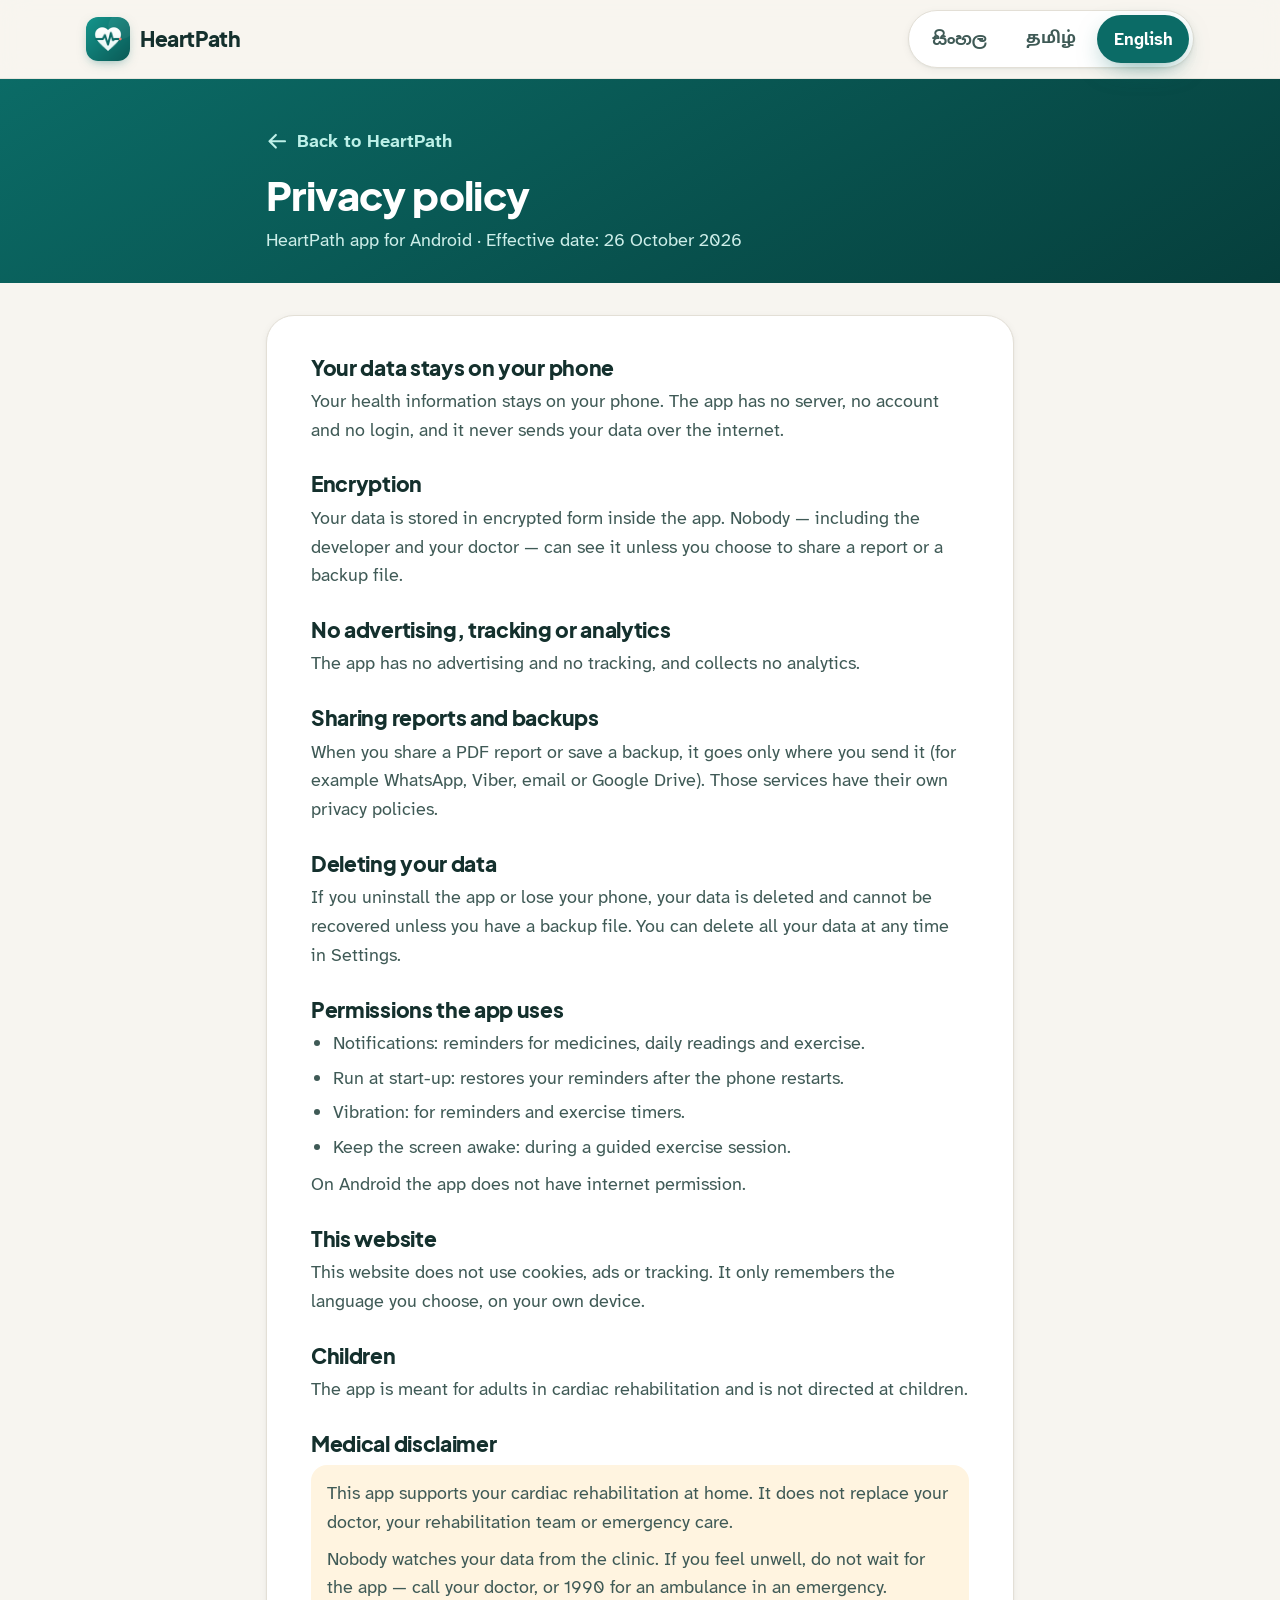
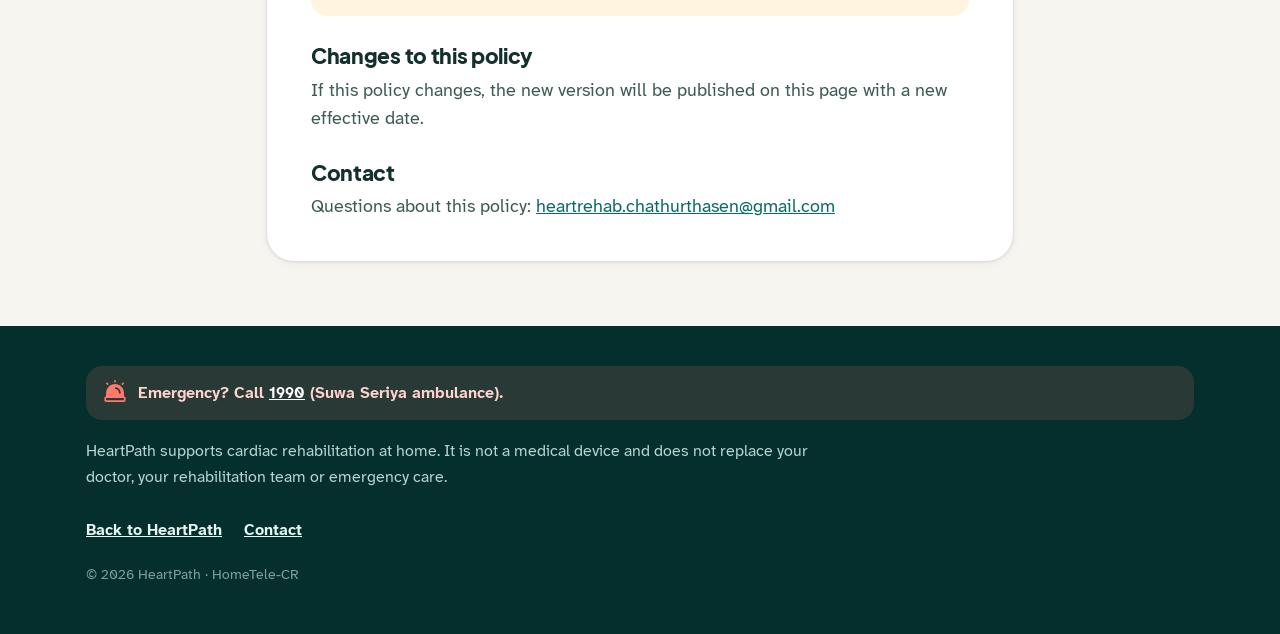
<file: privacy.html>
<!doctype html>
<html lang="en" data-page="privacy">
<head>
<meta charset="utf-8">
<meta name="viewport" content="width=device-width, initial-scale=1, viewport-fit=cover">
<title>Privacy policy — HeartPath</title>
<meta name="description" content="Privacy policy for the HeartPath home cardiac rehabilitation app.">
<meta name="theme-color" content="#0B6B66">
<meta name="color-scheme" content="light">
<link rel="icon" type="image/png" href="assets/img/favicon.png">
<link rel="apple-touch-icon" href="assets/img/apple-touch-icon.png">
<link rel="preload" href="assets/fonts/jakarta-800.woff2" as="font" type="font/woff2" crossorigin>
<link rel="preload" href="assets/fonts/atkinson-400.woff2" as="font" type="font/woff2" crossorigin>
<link rel="stylesheet" href="assets/css/styles.css">
<script src="assets/js/i18n.js" defer></script>
<script src="assets/js/main.js" defer></script>
</head>
<body>
<a class="skip" href="#main" data-i18n="skip">Skip to content</a>

<header class="site-header">
  <div class="wrap header-row">
    <a class="brand" href="index.html" aria-label="HeartPath">
      <img src="assets/img/app-icon-96.png" width="44" height="44" alt="">
      <span>HeartPath</span>
    </a>
    <div class="lang-switch" role="group" aria-label="Language" data-i18n-attr="aria-label:nav_lang">
      <button type="button" data-lang="si" lang="si" aria-pressed="false">සිංහල</button>
      <button type="button" data-lang="ta" lang="ta" aria-pressed="false">தமிழ்</button>
      <button type="button" data-lang="en" lang="en" aria-pressed="true">English</button>
    </div>
  </div>
</header>

<main id="main">
  <section class="doc-hero">
    <div class="wrap narrow">
      <a class="back-link" href="index.html">
        <svg class="ic" aria-hidden="true"><use href="assets/img/icons.svg#i-arrow-right"/></svg>
        <span data-i18n="pp_back">Back to HeartPath</span>
      </a>
      <h1 data-i18n="pp_title">Privacy policy</h1>
      <p><span data-i18n="pp_sub">HeartPath app for Android</span> · <span data-i18n="pp_effective">Effective date: 26 October 2026</span></p>
    </div>
  </section>

  <section class="doc">
    <div class="wrap narrow">
      <article class="card doc-card">
        <h2 data-i18n="pp_h_data">Your data stays on your phone</h2>
        <p data-i18n="pp_p_data">Your health information stays on your phone. The app has no server, no account and no login, and it never sends your data over the internet.</p>

        <h2 data-i18n="pp_h_enc">Encryption</h2>
        <p data-i18n="pp_p_enc">Your data is stored in encrypted form inside the app. Nobody — including the developer and your doctor — can see it unless you choose to share a report or a backup file.</p>

        <h2 data-i18n="pp_h_ads">No advertising, tracking or analytics</h2>
        <p data-i18n="pp_p_ads">The app has no advertising and no tracking, and collects no analytics.</p>

        <h2 data-i18n="pp_h_share">Sharing reports and backups</h2>
        <p data-i18n="pp_p_share">When you share a PDF report or save a backup, it goes only where you send it (for example WhatsApp, Viber, email or Google Drive). Those services have their own privacy policies.</p>

        <h2 data-i18n="pp_h_delete">Deleting your data</h2>
        <p data-i18n="pp_p_delete">If you uninstall the app or lose your phone, your data is deleted and cannot be recovered unless you have a backup file. You can delete all your data at any time in Settings.</p>

        <h2 data-i18n="pp_h_perm">Permissions the app uses</h2>
        <ul>
          <li data-i18n="pp_perm_1">Notifications: reminders for medicines, daily readings and exercise.</li>
          <li data-i18n="pp_perm_2">Run at start-up: restores your reminders after the phone restarts.</li>
          <li data-i18n="pp_perm_3">Vibration: for reminders and exercise timers.</li>
          <li data-i18n="pp_perm_4">Keep the screen awake: during a guided exercise session.</li>
        </ul>
        <p data-i18n="pp_perm_net">On Android the app does not have internet permission.</p>

        <h2 data-i18n="pp_h_web">This website</h2>
        <p data-i18n="pp_p_web">This website does not use cookies, ads or tracking. It only remembers the language you choose, on your own device.</p>

        <h2 data-i18n="pp_h_children">Children</h2>
        <p data-i18n="pp_p_children">The app is meant for adults in cardiac rehabilitation and is not directed at children.</p>

        <h2 data-i18n="pp_h_disc">Medical disclaimer</h2>
        <div class="callout-warn">
          <p data-i18n="pp_p_disc1">This app supports your cardiac rehabilitation at home. It does not replace your doctor, your rehabilitation team or emergency care.</p>
          <p style="margin-top:8px" data-i18n="pp_p_disc2">Nobody watches your data from the clinic. If you feel unwell, do not wait for the app — call your doctor, or 1990 for an ambulance in an emergency.</p>
        </div>

        <h2 data-i18n="pp_h_changes">Changes to this policy</h2>
        <p data-i18n="pp_p_changes">If this policy changes, the new version will be published on this page with a new effective date.</p>

        <h2 data-i18n="pp_h_contact">Contact</h2>
        <p><span data-i18n="pp_p_contact">Questions about this policy:</span>
          <a href="mailto:heartrehab.chathurthasen@gmail.com">heartrehab.chathurthasen@gmail.com</a></p>
      </article>
    </div>
  </section>
</main>

<footer class="site-footer">
  <div class="wrap">
    <p class="emergency">
      <svg class="ic" aria-hidden="true"><use href="assets/img/icons.svg#i-siren"/></svg>
      <span data-i18n-html="foot_emergency">Emergency? Call <a href="tel:1990">1990</a> (Suwa Seriya ambulance).</span>
    </p>
    <p class="disclaimer" data-i18n="foot_disclaimer">HeartPath supports cardiac rehabilitation at home. It is not a medical device and does not replace your doctor, your rehabilitation team or emergency care.</p>
    <nav class="foot-links" aria-label="Footer">
      <a href="index.html" data-i18n="pp_back">Back to HeartPath</a>
      <a href="mailto:heartrehab.chathurthasen@gmail.com" data-i18n="foot_contact">Contact</a>
    </nav>
    <p class="copy">© <span class="js-year">2026</span> HeartPath · HomeTele-CR</p>
  </div>
</footer>
</body>
</html>
</file>
<file: assets/css/styles.css>
/* HeartPath website — mobile first.
   Colours and fonts follow the app (assets/branding, lib/core/theme). */

/* ---------------------------------------------------------------- fonts */
@font-face { font-family: "HP Jakarta"; src: url("../fonts/jakarta-800.woff2") format("woff2"); font-weight: 600 900; font-display: swap; }
@font-face { font-family: "HP Atkinson"; src: url("../fonts/atkinson-400.woff2") format("woff2"); font-weight: 400; font-display: swap; }
@font-face { font-family: "HP Atkinson"; src: url("../fonts/atkinson-700.woff2") format("woff2"); font-weight: 600 900; font-display: swap; }
@font-face { font-family: "HP Sinhala"; src: url("../fonts/sinhala-400.woff2") format("woff2"); font-weight: 400; font-display: swap; unicode-range: U+0D80-0DFF, U+200C-200D, U+25CC; }
@font-face { font-family: "HP Sinhala"; src: url("../fonts/sinhala-700.woff2") format("woff2"); font-weight: 600 900; font-display: swap; unicode-range: U+0D80-0DFF, U+200C-200D, U+25CC; }
@font-face { font-family: "HP Tamil"; src: url("../fonts/tamil-400.woff2") format("woff2"); font-weight: 400; font-display: swap; unicode-range: U+0B80-0BFF, U+200C-200D, U+25CC; }
@font-face { font-family: "HP Tamil"; src: url("../fonts/tamil-700.woff2") format("woff2"); font-weight: 600 900; font-display: swap; unicode-range: U+0B80-0BFF, U+200C-200D, U+25CC; }

/* ---------------------------------------------------------------- tokens */
:root {
  --teal-950: #052f2d;
  --teal-900: #063f3c;
  --teal-800: #084a47;
  --teal-700: #0b6b66;
  --teal-600: #0e7a74;
  --teal-500: #14958b;
  --teal-200: #b9e3dd;
  --teal-100: #ddf1ee;
  --teal-50: #eef8f6;
  --coral: #ff7a6c;
  --coral-700: #c7392b;
  --ink: #14302d;
  --ink-2: #3f5a56;
  --muted: #5b7470;
  --bg: #f7f5f0;
  --bg-2: #efece4;
  --card: #ffffff;
  --line: #e3dfd6;
  --warn-bg: #fff4e0;
  --warn-line: #f3d39b;
  --warn-ink: #6b4500;
  --info-bg: #e8f1ff;
  --info-ink: #173f7a;

  --tone-health: #d6455a;  --tone-health-bg: #fde8eb;
  --tone-ex: #0e7a74;      --tone-ex-bg: #ddf1ee;
  --tone-med: #3c5bd6;     --tone-med-bg: #e6ebff;
  --tone-sym: #c06c00;     --tone-sym-bg: #ffefd2;
  --tone-mood: #7b4fc9;    --tone-mood-bg: #efe7fc;
  --tone-edu: #1f7fb8;     --tone-edu-bg: #e1f1fb;
  --tone-bad: #c7392b;     --tone-bad-bg: #fde6e3;
  --tone-ok: #1f8a4c;      --tone-ok-bg: #dff5e8;

  --font-body: "HP Atkinson", "HP Sinhala", "HP Tamil", system-ui, -apple-system, "Segoe UI", Roboto, sans-serif;
  --font-head: "HP Jakarta", "HP Sinhala", "HP Tamil", system-ui, -apple-system, "Segoe UI", Roboto, sans-serif;

  --radius-sm: 12px;
  --radius: 20px;
  --radius-lg: 28px;
  --shadow-sm: 0 1px 2px rgb(20 48 45 / .06), 0 2px 8px rgb(20 48 45 / .05);
  --shadow: 0 2px 6px rgb(20 48 45 / .06), 0 14px 36px -12px rgb(20 48 45 / .22);
  --shadow-teal: 0 10px 28px -10px rgb(11 107 102 / .65);
  --gutter: 16px;
  --tap: 56px;
  --h1: clamp(2.1rem, 8.2vw, 3.7rem);
  --h2: clamp(1.65rem, 5.6vw, 2.5rem);
  --lh-head: 1.12;
  --lh-body: 1.6;
}

/* Sinhala and Tamil glyphs need more line height; Sinhala is drawn
   larger and Tamil words are long, so headings are a little smaller. */
html:lang(si) { --h1: clamp(1.85rem, 7.2vw, 3.2rem); --h2: clamp(1.45rem, 5vw, 2.2rem); --lh-head: 1.35; --lh-body: 1.75; }
html:lang(ta) { --h1: clamp(1.7rem, 6.6vw, 3rem);   --h2: clamp(1.35rem, 4.6vw, 2.05rem); --lh-head: 1.4; --lh-body: 1.8; }

/* ---------------------------------------------------------------- base */
*, *::before, *::after { box-sizing: border-box; }
html { -webkit-text-size-adjust: 100%; text-size-adjust: 100%; scroll-behavior: smooth; scroll-padding-top: 84px; }
body {
  margin: 0;
  background: var(--bg);
  color: var(--ink);
  font: 400 1.125rem/var(--lh-body) var(--font-body);
  -webkit-font-smoothing: antialiased;
  overflow-x: hidden;
}
html:lang(si) body { font-size: 1.0625rem; }
html:lang(ta) body { font-size: 1.04rem; }
img { max-width: 100%; height: auto; display: block; }
h1, h2, h3 { font-family: var(--font-head); font-weight: 800; line-height: var(--lh-head); color: var(--ink); margin: 0; letter-spacing: -0.015em; text-wrap: balance; overflow-wrap: break-word; }
html:lang(si) h1, html:lang(si) h2, html:lang(si) h3,
html:lang(ta) h1, html:lang(ta) h2, html:lang(ta) h3 { letter-spacing: 0; font-weight: 700; }
p { margin: 0; text-wrap: pretty; }
a { color: var(--teal-700); }
b, strong { font-weight: 700; }
code { font-family: ui-monospace, SFMono-Regular, Menlo, monospace; font-size: .85em; word-break: break-all; }
.ic { width: 1.25em; height: 1.25em; fill: currentColor; flex: none; display: inline-block; vertical-align: middle; }
.wrap { width: 100%; max-width: 1140px; margin: 0 auto; padding: 0 var(--gutter); }
.wrap.narrow { max-width: 780px; }
.visually-hidden { position: absolute !important; width: 1px; height: 1px; overflow: hidden; clip: rect(0 0 0 0); white-space: nowrap; }
.skip { position: absolute; left: 12px; top: -60px; z-index: 100; background: var(--teal-700); color: #fff; padding: 12px 18px; border-radius: 12px; font-weight: 700; }
.skip:focus { top: 12px; }
:focus-visible { outline: 3px solid var(--coral); outline-offset: 3px; border-radius: 8px; }

/* ---------------------------------------------------------------- header */
.site-header {
  position: sticky; top: 0; z-index: 40;
  background: rgb(247 245 240 / .88);
  -webkit-backdrop-filter: saturate(1.4) blur(14px);
  backdrop-filter: saturate(1.4) blur(14px);
  border-bottom: 1px solid rgb(227 223 214 / .7);
}
.header-row { display: flex; flex-wrap: wrap; align-items: center; justify-content: space-between; gap: 10px 16px; padding-top: 10px; padding-bottom: 10px; }
.brand { display: inline-flex; align-items: center; gap: 10px; text-decoration: none; color: var(--ink); font: 800 1.3rem/1 "HP Jakarta", system-ui, sans-serif; letter-spacing: -0.02em; min-height: 44px; }
.brand img { border-radius: 12px; box-shadow: 0 4px 12px -4px rgb(11 107 102 / .5); }

.lang-switch { display: flex; background: var(--card); border: 1px solid var(--line); border-radius: 999px; padding: 4px; box-shadow: var(--shadow-sm); width: 100%; }
.lang-switch button {
  flex: 1; min-height: 48px; padding: 0 14px; border: 0; border-radius: 999px; cursor: pointer;
  background: transparent; color: var(--ink-2); font: 700 1.05rem/1 var(--font-body);
  transition: background .2s, color .2s;
}
.lang-switch button[lang="si"] { font-family: "HP Sinhala", var(--font-body); }
.lang-switch button[lang="ta"] { font-family: "HP Tamil", var(--font-body); font-size: .98rem; }
.lang-switch button:hover { color: var(--teal-700); }
.lang-switch button[aria-pressed="true"] { background: var(--teal-700); color: #fff; box-shadow: var(--shadow-teal); }
@media (min-width: 640px) {
  .lang-switch { width: auto; }
  .lang-switch button { flex: none; min-width: 92px; }
}

/* ---------------------------------------------------------------- hero */
.hero { position: relative; overflow: hidden; padding: 28px 0 56px; background:
  radial-gradient(1200px 520px at 85% -10%, rgb(20 149 139 / .18), transparent 60%),
  radial-gradient(700px 380px at -10% 20%, rgb(255 122 108 / .12), transparent 60%); }
.hero-ecg { display: none; position: absolute; left: 0; right: 0; top: 44%; width: 100%; height: 160px; fill: none; stroke: rgb(11 107 102 / .10); stroke-width: 5; stroke-linejoin: round; stroke-linecap: round; pointer-events: none; }
.hero-ecg path { stroke-dasharray: 1500; stroke-dashoffset: 1500; animation: ecg 3.2s ease-out .3s forwards; }
@keyframes ecg { to { stroke-dashoffset: 0; } }
.hero-grid { position: relative; display: grid; gap: 40px; }
.eyebrow { display: inline-flex; align-items: center; gap: 8px; padding: 8px 14px; border-radius: 999px; background: var(--card); border: 1px solid var(--line); color: var(--teal-700); font-weight: 700; font-size: .95rem; box-shadow: var(--shadow-sm); }
.eyebrow .ic { color: var(--coral); }
.hero h1 { font-size: var(--h1); margin-top: 18px; }
.lead { margin-top: 16px; font-size: 1.2rem; color: var(--ink-2); max-width: 34em; }
html:lang(si) .lead, html:lang(ta) .lead { font-size: 1.1rem; }

.cta { margin-top: 28px; display: grid; gap: 12px; max-width: 460px; }
.btn-download {
  position: relative; display: flex; align-items: center; gap: 16px; min-height: 76px; padding: 14px 22px 14px 14px;
  border-radius: 22px; text-decoration: none; color: #fff;
  background: linear-gradient(135deg, #17a094 0%, var(--teal-700) 55%, var(--teal-800) 100%);
  box-shadow: var(--shadow-teal), inset 0 1px 0 rgb(255 255 255 / .22);
  transition: transform .15s ease, box-shadow .2s ease, filter .2s;
  -webkit-tap-highlight-color: transparent;
}
.btn-download:hover { filter: brightness(1.06); box-shadow: 0 16px 34px -12px rgb(11 107 102 / .75), inset 0 1px 0 rgb(255 255 255 / .22); }
.btn-download:active { transform: scale(.98); }
.btn-icon { display: grid; place-items: center; width: 50px; height: 50px; border-radius: 15px; background: rgb(255 255 255 / .18); flex: none; }
.btn-icon .ic { width: 28px; height: 28px; animation: nudge 2.4s ease-in-out infinite; }
@keyframes nudge { 0%, 60%, 100% { transform: translateY(0); } 30% { transform: translateY(4px); } }
.btn-text { display: grid; gap: 2px; text-align: left; }
.btn-label { font: 800 1.35rem/1.2 var(--font-head); }
html:lang(si) .btn-label, html:lang(ta) .btn-label { font-weight: 700; font-size: 1.2rem; line-height: 1.35; }
.btn-meta { font-size: .95rem; opacity: .9; }
.btn-download.on-dark { background: #fff; color: var(--teal-800); box-shadow: 0 14px 30px -12px rgb(0 0 0 / .45); }
.btn-download.on-dark .btn-icon { background: var(--teal-100); color: var(--teal-700); }
.btn-download.compact { min-height: 60px; padding: 8px 18px 8px 8px; border-radius: 18px; justify-content: center; }
.btn-download.compact .btn-icon { width: 44px; height: 44px; border-radius: 13px; }
.btn-download.compact .btn-label { font-size: 1.15rem; }

.btn-secondary { display: inline-flex; align-items: center; justify-content: center; gap: 8px; min-height: var(--tap); padding: 0 20px; border-radius: 18px; text-decoration: none; font-weight: 700; color: var(--teal-700); background: var(--card); border: 1.5px solid var(--teal-200); }
.btn-secondary:hover { border-color: var(--teal-600); }

.trust { list-style: none; padding: 0; margin: 26px 0 0; display: flex; flex-wrap: wrap; gap: 10px; }
.trust li { display: inline-flex; align-items: center; gap: 8px; padding: 8px 14px; border-radius: 999px; background: rgb(255 255 255 / .7); border: 1px solid var(--line); font-size: .95rem; font-weight: 700; color: var(--ink-2); }
.trust .ic { color: var(--teal-600); }

.notice { display: none; gap: 14px; align-items: flex-start; margin-top: 22px; padding: 16px; border-radius: var(--radius); }
.notice p { margin-top: 4px; font-size: 1rem; }
.notice-ios { background: var(--warn-bg); border: 1px solid var(--warn-line); color: var(--warn-ink); }
.notice-ios .ic { width: 32px; height: 32px; }
html[data-device="ios"] .notice-ios { display: flex; }
html[data-device="ios"] .cta .btn-download { opacity: .55; filter: grayscale(.4); }
.notice-desktop { background: var(--card); border: 1px solid var(--line); box-shadow: var(--shadow-sm); align-items: center; max-width: 460px; }
html[data-device="desktop"] .notice-desktop { display: flex; }
.qr { flex: none; width: 112px; height: 112px; border-radius: 14px; background: #fff; border: 1px solid var(--line); display: grid; place-items: center; padding: 6px; color: var(--teal-200); }
.qr svg { width: 100%; height: 100%; }
.qr .ic { width: 48px; height: 48px; }

.hero-visual { position: relative; display: grid; place-items: center; min-height: 440px; }
.blob { position: absolute; width: min(420px, 92vw); aspect-ratio: 1; border-radius: 46% 54% 52% 48% / 52% 44% 56% 48%; background: linear-gradient(140deg, #19a296, var(--teal-700) 60%, var(--teal-900)); opacity: .95; animation: morph 14s ease-in-out infinite alternate; }
@keyframes morph { to { border-radius: 58% 42% 40% 60% / 44% 58% 42% 56%; transform: rotate(8deg); } }
.phone { position: relative; border-radius: 38px; padding: 9px; background: linear-gradient(160deg, #26332f, #0d1514); box-shadow: 0 30px 60px -22px rgb(5 47 45 / .6), inset 0 0 0 1.5px rgb(255 255 255 / .12); }
.phone img { border-radius: 30px; width: 100%; height: auto; background: var(--teal-50); }
.phone-hero { width: min(270px, 66vw); transform: rotate(-3deg); }
.float-card { position: absolute; display: flex; align-items: center; gap: 10px; padding: 10px 14px 10px 10px; border-radius: 18px; background: rgb(255 255 255 / .94); box-shadow: var(--shadow); font-size: .92rem; line-height: 1.25; -webkit-backdrop-filter: blur(10px); backdrop-filter: blur(10px); animation: bob 5s ease-in-out infinite; }
.float-card b { display: block; color: var(--ink); }
.float-card small { color: var(--muted); font-size: .85rem; }
.float-med { top: 10%; left: max(0px, calc(50% - 215px)); }
.float-ex { bottom: 12%; right: max(0px, calc(50% - 210px)); animation-delay: -2.5s; }
@keyframes bob { 50% { transform: translateY(-8px); } }
.fc-icon { display: grid; place-items: center; width: 38px; height: 38px; border-radius: 12px; }
.fc-icon .ic { width: 22px; height: 22px; }

@media (min-width: 960px) {
  .hero { padding: 64px 0 96px; }
  .hero-grid { grid-template-columns: 1.08fr .92fr; align-items: center; gap: 56px; }
  .hero-visual { min-height: 600px; }
  .hero-ecg { display: block; }
  .phone-hero { width: 300px; }
  .float-med { left: -10px; }
  .float-ex { right: 0; }
}

/* ---------------------------------------------------------------- tones */
.tone-health { background: var(--tone-health-bg); color: var(--tone-health); }
.tone-ex { background: var(--tone-ex-bg); color: var(--tone-ex); }
.tone-med { background: var(--tone-med-bg); color: var(--tone-med); }
.tone-sym { background: var(--tone-sym-bg); color: var(--tone-sym); }
.tone-mood { background: var(--tone-mood-bg); color: var(--tone-mood); }
.tone-edu { background: var(--tone-edu-bg); color: var(--tone-edu); }
.tone-bad { background: var(--tone-bad-bg); color: var(--tone-bad); }
.tone-ok { background: var(--tone-ok-bg); color: var(--tone-ok); }

/* ---------------------------------------------------------------- sections */
.section { padding: 64px 0; }
.section-head { max-width: 760px; margin-bottom: 32px; }
.section-head h2 { font-size: var(--h2); }
.section-lead { margin-top: 12px; color: var(--ink-2); font-size: 1.12rem; }
.kicker { display: inline-flex; align-items: center; gap: 8px; margin-bottom: 12px; font-weight: 700; color: var(--teal-700); text-transform: uppercase; letter-spacing: .08em; font-size: .85rem; }
.card { background: var(--card); border: 1px solid var(--line); border-radius: var(--radius-lg); box-shadow: var(--shadow-sm); }
.card-icon { display: grid; place-items: center; width: 52px; height: 52px; border-radius: 16px; flex: none; }
.card-icon .ic { width: 28px; height: 28px; }
.text-link { display: inline-flex; align-items: center; gap: 8px; min-height: 44px; font-weight: 700; text-decoration: none; }
.text-link:hover span { text-decoration: underline; text-underline-offset: 3px; }
@media (min-width: 960px) { .section { padding: 96px 0; } }

/* ---------------------------------------------------------------- install */
.install { background: var(--card); border-top: 1px solid var(--line); border-bottom: 1px solid var(--line); }
.wifi-tip { display: inline-flex; gap: 10px; align-items: flex-start; margin-top: 16px; padding: 12px 16px; border-radius: 14px; background: var(--info-bg); color: var(--info-ink); font-size: 1rem; font-weight: 600; }
.wifi-tip .ic { margin-top: 2px; }
.steps { list-style: none; padding: 0; margin: 0; display: grid; gap: 20px; counter-reset: step; }
.step { position: relative; display: grid; gap: 20px; padding: 22px 18px 24px; border-radius: var(--radius-lg); background: var(--bg); border: 1px solid var(--line); transition: box-shadow .3s, border-color .3s; }
.step.is-highlight { border-color: var(--teal-500); box-shadow: 0 0 0 4px rgb(20 149 139 / .22); }
.step-text { display: grid; grid-template-columns: auto 1fr; column-gap: 14px; row-gap: 8px; align-items: center; }
.step-text > p, .step-text > .callout { grid-column: 1 / -1; }
.step-num { display: grid; place-items: center; width: 48px; height: 48px; border-radius: 50%; background: var(--teal-700); color: #fff; font: 800 1.4rem/1 "HP Jakarta", system-ui, sans-serif; box-shadow: var(--shadow-teal); }
.step h3 { font-size: 1.45rem; }
html:lang(si) .step h3, html:lang(ta) .step h3 { font-size: 1.3rem; }
.step p { font-size: 1.1rem; color: var(--ink-2); }
.step p b { color: var(--ink); background: linear-gradient(transparent 62%, rgb(255 122 108 / .28) 62%); padding: 0 2px; }
.callout { display: flex; gap: 12px; align-items: flex-start; margin-top: 8px; padding: 14px 16px; border-radius: 16px; }
.callout .ic { width: 26px; height: 26px; margin-top: 2px; }
.callout p { font-size: 1rem !important; }
.callout-info { background: var(--info-bg); color: var(--info-ink); }
.callout-info p, .callout-info p b { color: var(--info-ink) !important; background: none !important; }
.steps-note { display: flex; gap: 10px; align-items: flex-start; margin-top: 20px; color: var(--muted); font-size: 1rem; }
.steps-note .ic { margin-top: 3px; }

@media (min-width: 860px) {
  .step { grid-template-columns: 1fr 300px; align-items: center; gap: 36px; padding: 32px 36px; }
  .step:nth-child(even) { grid-template-columns: 300px 1fr; }
  .step:nth-child(even) .mock { order: -1; }
}

/* --- phone mock-ups for the steps (simplified Android screens) --- */
.mock { display: grid; place-items: center; }
.mock-screen { position: relative; width: 236px; height: 300px; border-radius: 30px; border: 8px solid #1b2422; background: #f2f4f3; overflow: hidden; box-shadow: var(--shadow); font: 500 13px/1.35 Roboto, "HP Atkinson", system-ui, sans-serif; color: #1d2421; }
.mock-screen.dim::after { content: ""; position: absolute; inset: 0; background: rgb(0 0 0 / .38); z-index: 1; }
.mock-screen.light { background: #fff; }
.mock-screen.wallpaper { background: linear-gradient(160deg, #6fc3b8, #2b7f9e 55%, #3b4b8f); }
.m-browser { display: flex; gap: 6px; align-items: center; height: 38px; padding: 0 12px; background: #fff; border-bottom: 1px solid #e5e7e6; }
.m-browser span { height: 8px; border-radius: 4px; background: #e1e5e3; }
.m-browser span:nth-child(1) { width: 18px; } .m-browser span:nth-child(2) { flex: 1; height: 22px; border-radius: 11px; } .m-browser span:nth-child(3) { width: 14px; }
.m-page-lines { padding: 16px 14px; display: grid; gap: 10px; }
.m-page-lines i { display: block; height: 10px; border-radius: 5px; background: #dfe4e2; }
.m-page-lines i:nth-child(1) { width: 70%; height: 16px; } .m-page-lines i:nth-child(3) { width: 85%; } .m-page-lines i:nth-child(4) { width: 55%; }
.m-sheet { position: absolute; z-index: 2; left: 0; right: 0; bottom: 0; padding: 16px 16px 18px; background: #fff; border-radius: 18px 18px 0 0; }
.m-file { display: flex; align-items: center; gap: 8px; font-weight: 700; font-size: 12px; color: #3a4440; }
.m-file .ic { width: 20px; height: 20px; color: var(--teal-700); }
.m-title { margin-top: 8px; font-weight: 700; font-size: 15px; color: #111; }
.m-body { margin-top: 4px; color: #4b5552; font-size: 12.5px; }
.m-actions { display: flex; justify-content: flex-end; gap: 6px; margin-top: 14px; }
.m-btn { padding: 8px 12px; border-radius: 18px; font-weight: 700; color: #1a73e8; font-size: 13px; white-space: nowrap; }
.m-primary { background: #1a73e8; color: #fff; }
.m-snackbar { position: absolute; left: 10px; right: 10px; bottom: 14px; display: flex; align-items: center; gap: 8px; padding: 10px 12px; border-radius: 12px; background: #2f3633; color: #fff; }
.m-snackbar .ic { width: 20px; height: 20px; color: #7bd88f; }
.m-snackbar > span:nth-child(2) { flex: 1; display: grid; min-width: 0; }
.m-snackbar small { color: #c9d0cd; font-size: 11px; overflow: hidden; text-overflow: ellipsis; white-space: nowrap; }
.m-link { color: #8ab4f8; font-weight: 800; padding: 6px 8px; border-radius: 8px; }
.m-appbar { display: flex; align-items: center; gap: 10px; padding: 16px 14px 12px; font-size: 15px; font-weight: 700; }
.m-appbar .ic { width: 18px; height: 18px; transform: scaleX(-1); }
.m-app-row { display: flex; align-items: center; gap: 12px; padding: 8px 14px 14px; border-bottom: 1px solid #eceeed; }
.m-chrome { width: 34px; height: 34px; border-radius: 50%; background: conic-gradient(#ea4335 0 33%, #fbbc04 0 66%, #34a853 0); position: relative; }
.m-chrome::after { content: ""; position: absolute; inset: 9px; border-radius: 50%; background: #4285f4; box-shadow: 0 0 0 3px #fff; }
.m-toggle-row { display: flex; align-items: center; justify-content: space-between; gap: 10px; margin: 12px 10px 0; padding: 12px; border-radius: 14px; background: #eef4ff; font-weight: 700; font-size: 13.5px; }
.m-switch { position: relative; width: 44px; height: 26px; border-radius: 13px; background: #1a73e8; flex: none; }
.m-switch i { position: absolute; right: 3px; top: 3px; width: 20px; height: 20px; border-radius: 50%; background: #fff; }
.m-dialog { position: absolute; z-index: 2; left: 14px; right: 14px; top: 50%; transform: translateY(-50%); padding: 18px 16px 14px; background: #fff; border-radius: 22px; text-align: center; }
.m-dialog img { margin: 0 auto; border-radius: 12px; }
.m-dialog .m-actions { justify-content: center; }
.m-home { display: grid; grid-template-columns: repeat(4, 1fr); gap: 18px 10px; padding: 34px 16px 0; }
.m-ico { width: 40px; height: 40px; margin: 0 auto; border-radius: 12px; background: rgb(255 255 255 / .35); }
.m-hp { width: auto; height: auto; background: none; display: grid; justify-items: center; gap: 4px; grid-column: span 2; position: relative; }
.m-hp img { width: 52px; height: 52px; border-radius: 16px; box-shadow: 0 6px 14px rgb(0 0 0 / .3); }
.m-hp small { color: #fff; font-weight: 700; font-size: 12px; text-shadow: 0 1px 3px rgb(0 0 0 / .5); }
.m-dock { position: absolute; left: 12px; right: 12px; bottom: 14px; display: flex; justify-content: space-around; padding: 10px 6px; border-radius: 20px; background: rgb(255 255 255 / .22); }
.m-dock .m-ico { width: 34px; height: 34px; margin: 0; }

/* "Tap here" ring on the button to press */
.tap { position: relative; }
.tap::after { content: ""; position: absolute; inset: -7px; border-radius: 999px; border: 3px solid var(--coral); animation: tap 1.6s ease-out infinite; pointer-events: none; }
.m-hp.tap::after { inset: -8px -6px 14px; border-radius: 20px; }
@keyframes tap { 0% { opacity: 1; transform: scale(.92); } 70% { opacity: 0; transform: scale(1.18); } 100% { opacity: 0; } }

/* help + update */
.help-grid { display: grid; gap: 16px; margin-top: 36px; }
.help-card, .update-card { display: flex; gap: 16px; padding: 22px; align-items: flex-start; }
.help-card h3, .update-card h3 { font-size: 1.3rem; }
.help-card p, .update-card p { margin-top: 6px; color: var(--ink-2); font-size: 1.05rem; }
.warn-line { display: flex; gap: 10px; align-items: flex-start; margin-top: 12px !important; padding: 12px 14px; border-radius: 14px; background: var(--warn-bg); color: var(--warn-ink) !important; font-weight: 700; }
.warn-line .ic { margin-top: 2px; }
@media (min-width: 860px) { .help-grid { grid-template-columns: 1fr 1fr; } }

/* ---------------------------------------------------------------- features */
.feature-grid { list-style: none; margin: 0; padding: 0; display: grid; gap: 14px; grid-template-columns: 1fr; }
.feature { padding: 22px; border-radius: var(--radius-lg); background: var(--card); border: 1px solid var(--line); box-shadow: var(--shadow-sm); display: grid; grid-template-columns: auto 1fr; column-gap: 16px; row-gap: 4px; align-items: center; }
.feature p { grid-column: 2; color: var(--ink-2); font-size: 1.02rem; }
.feature h3 { font-size: 1.2rem; }
.feature .card-icon { grid-row: span 2; align-self: start; }
@media (min-width: 640px) { .feature-grid { grid-template-columns: 1fr 1fr; } }
@media (min-width: 1000px) {
  .feature-grid { grid-template-columns: repeat(4, 1fr); }
  .feature { grid-template-columns: 1fr; row-gap: 10px; align-content: start; }
  .feature p { grid-column: 1; }
  .feature .card-icon { grid-row: auto; margin-bottom: 6px; }
}

/* ---------------------------------------------------------------- screens */
.screens { background: linear-gradient(180deg, var(--bg) 0%, var(--bg-2) 100%); overflow: hidden; }
.swipe-hint { display: inline-flex; align-items: center; gap: 6px; margin-top: 10px; color: var(--muted); font-weight: 700; }
.gallery { display: flex; gap: 18px; overflow-x: auto; scroll-snap-type: x mandatory; padding: 8px max(var(--gutter), calc((100vw - 1140px) / 2 + var(--gutter))) 28px; scrollbar-width: thin; -webkit-overflow-scrolling: touch; }
.gallery:focus-visible { outline-offset: -3px; }
.gallery figure { margin: 0; flex: none; width: 210px; scroll-snap-align: center; }
.gallery .phone { border-radius: 30px; padding: 7px; }
.gallery .phone img { border-radius: 24px; }
.gallery figcaption { margin-top: 14px; text-align: center; font-weight: 700; color: var(--ink-2); }
.screens .section-head { position: relative; max-width: none; }
.gallery-nav { display: none; position: absolute; right: 0; bottom: 0; gap: 10px; }
.gallery-nav button { display: grid; place-items: center; width: 52px; height: 52px; border-radius: 50%; border: 1.5px solid var(--teal-200); background: var(--card); color: var(--teal-700); cursor: pointer; box-shadow: var(--shadow-sm); }
.gallery-nav button:hover { border-color: var(--teal-600); }
.gallery-nav .ic { width: 24px; height: 24px; }
.ic.flip { transform: scaleX(-1); }
@media (min-width: 960px) { .gallery figure { width: 240px; } .swipe-hint { display: none; } .gallery-nav { display: flex; } }

/* ---------------------------------------------------------------- privacy */
.privacy { background: linear-gradient(150deg, var(--teal-700), var(--teal-900)); color: #fff; }
.privacy h2 { color: #fff; font-size: var(--h2); margin-top: 18px; }
.privacy-grid { display: grid; gap: 28px; }
.shield-badge { display: grid; place-items: center; width: 72px; height: 72px; border-radius: 22px; background: rgb(255 255 255 / .14); }
.shield-badge .ic { width: 40px; height: 40px; }
.text-link.light { color: #bdf0e8; margin-top: 10px; }
.privacy-list { list-style: none; margin: 0; padding: 0; display: grid; gap: 12px; }
.privacy-list li { display: flex; gap: 14px; align-items: flex-start; padding: 16px 18px; border-radius: 18px; background: rgb(255 255 255 / .08); border: 1px solid rgb(255 255 255 / .12); font-size: 1.08rem; }
.privacy-list .ic { width: 26px; height: 26px; color: #9ff0e6; margin-top: 1px; }
@media (min-width: 960px) { .privacy-grid { grid-template-columns: .8fr 1.2fr; align-items: center; gap: 56px; } }

/* ---------------------------------------------------------------- faq */
.faq-list { display: grid; gap: 12px; }
.faq details { background: var(--card); border: 1px solid var(--line); border-radius: 20px; box-shadow: var(--shadow-sm); overflow: hidden; }
.faq summary { display: flex; align-items: center; justify-content: space-between; gap: 16px; min-height: 64px; padding: 14px 20px; cursor: pointer; list-style: none; font-weight: 700; font-size: 1.12rem; }
.faq summary::-webkit-details-marker { display: none; }
.faq summary .ic { color: var(--teal-700); transition: transform .25s; }
.faq details[open] summary .ic { transform: rotate(180deg); }
.faq details > p { padding: 0 20px 20px; color: var(--ink-2); }
.tech-list { margin: 0; padding: 0 20px 20px; display: grid; gap: 10px; }
.tech-list div { display: grid; gap: 2px; }
.tech-list dt { font-size: .9rem; color: var(--muted); font-weight: 700; }
.tech-list dd { margin: 0; }

/* ---------------------------------------------------------------- final cta */
.final { padding: 72px 0 88px; background: radial-gradient(700px 300px at 50% 0%, rgb(255 255 255 / .12), transparent 70%), linear-gradient(160deg, var(--teal-600), var(--teal-900)); color: #fff; text-align: center; }
.final-inner { display: grid; justify-items: center; gap: 14px; }
.final img { border-radius: 24px; box-shadow: 0 16px 30px -10px rgb(0 0 0 / .45); }
.final h2 { color: #fff; font-size: var(--h2); margin-top: 8px; }
.final p { color: #d4efeb; font-size: 1.12rem; max-width: 30em; }
.final .btn-download { margin-top: 14px; width: 100%; max-width: 420px; }

/* ---------------------------------------------------------------- footer */
.site-footer { padding: 40px 0 120px; background: var(--teal-950); color: #b8d3cf; font-size: 1rem; }
.site-footer .emergency { display: flex; gap: 10px; align-items: center; padding: 14px 16px; border-radius: 16px; background: rgb(255 122 108 / .14); color: #ffd3cd; font-weight: 700; }
.site-footer .emergency .ic { color: var(--coral); width: 26px; height: 26px; }
.site-footer .emergency a { color: #fff; }
.disclaimer { margin-top: 18px; max-width: 760px; }
.foot-links { display: flex; flex-wrap: wrap; gap: 8px 22px; margin-top: 18px; }
.foot-links a { color: #e6f6f3; min-height: 44px; display: inline-flex; align-items: center; font-weight: 700; }
.copy { margin-top: 12px; font-size: .9rem; color: #7fa19c; }
@media (min-width: 960px) { .site-footer { padding-bottom: 48px; } }

/* ---------------------------------------------------------------- sticky bar + toast */
.sticky-dl { position: fixed; z-index: 50; left: 0; right: 0; bottom: 0; padding: 10px var(--gutter) calc(10px + env(safe-area-inset-bottom)); background: rgb(247 245 240 / .92); -webkit-backdrop-filter: blur(14px); backdrop-filter: blur(14px); border-top: 1px solid var(--line); transform: translateY(110%); transition: transform .3s ease; }
.sticky-dl.is-visible { transform: none; }
.sticky-dl .btn-download { max-width: 460px; margin: 0 auto; }
html[data-device="ios"] .sticky-dl, html[data-device="desktop"] .sticky-dl { display: none; }

.toast { position: fixed; z-index: 60; left: 50%; top: 16px; transform: translate(-50%, calc(-100% - 40px)); visibility: hidden; width: min(92vw, 460px); padding: 14px 18px; border-radius: 16px; background: var(--ink); color: #fff; font-weight: 700; box-shadow: var(--shadow); transition: transform .35s ease, visibility 0s linear .35s; text-align: center; }
.toast.is-visible { transform: translate(-50%, 0); visibility: visible; transition: transform .35s ease; }

/* ---------------------------------------------------------------- privacy page */
.doc-hero { padding: 40px 0 28px; background: linear-gradient(150deg, var(--teal-700), var(--teal-900)); color: #fff; }
.doc-hero h1 { color: #fff; font-size: var(--h2); }
.doc-hero p { margin-top: 8px; color: #cdeee9; }
.back-link { display: inline-flex; align-items: center; gap: 8px; min-height: 44px; color: #bdf0e8; font-weight: 700; text-decoration: none; margin-bottom: 10px; }
.back-link .ic { transform: scaleX(-1); }
.doc { padding: 32px 0 64px; }
.doc-card { padding: 24px 20px; }
.doc h2 { font-size: 1.3rem; margin: 28px 0 8px; }
.doc h2:first-child { margin-top: 0; }
.doc p, .doc li { color: var(--ink-2); }
.doc ul { padding-left: 1.2em; margin: 8px 0; }
.doc li { margin-bottom: 6px; }
.doc .callout-warn { margin-top: 10px; padding: 14px 16px; border-radius: 16px; background: var(--warn-bg); color: var(--warn-ink); }
@media (min-width: 760px) { .doc-card { padding: 40px 44px; } }

/* ---------------------------------------------------------------- motion */
@media (prefers-reduced-motion: reduce) {
  *, *::before, *::after { animation: none !important; transition: none !important; }
  html { scroll-behavior: auto; }
  .hero-ecg path { stroke-dashoffset: 0; }
}
</file>
